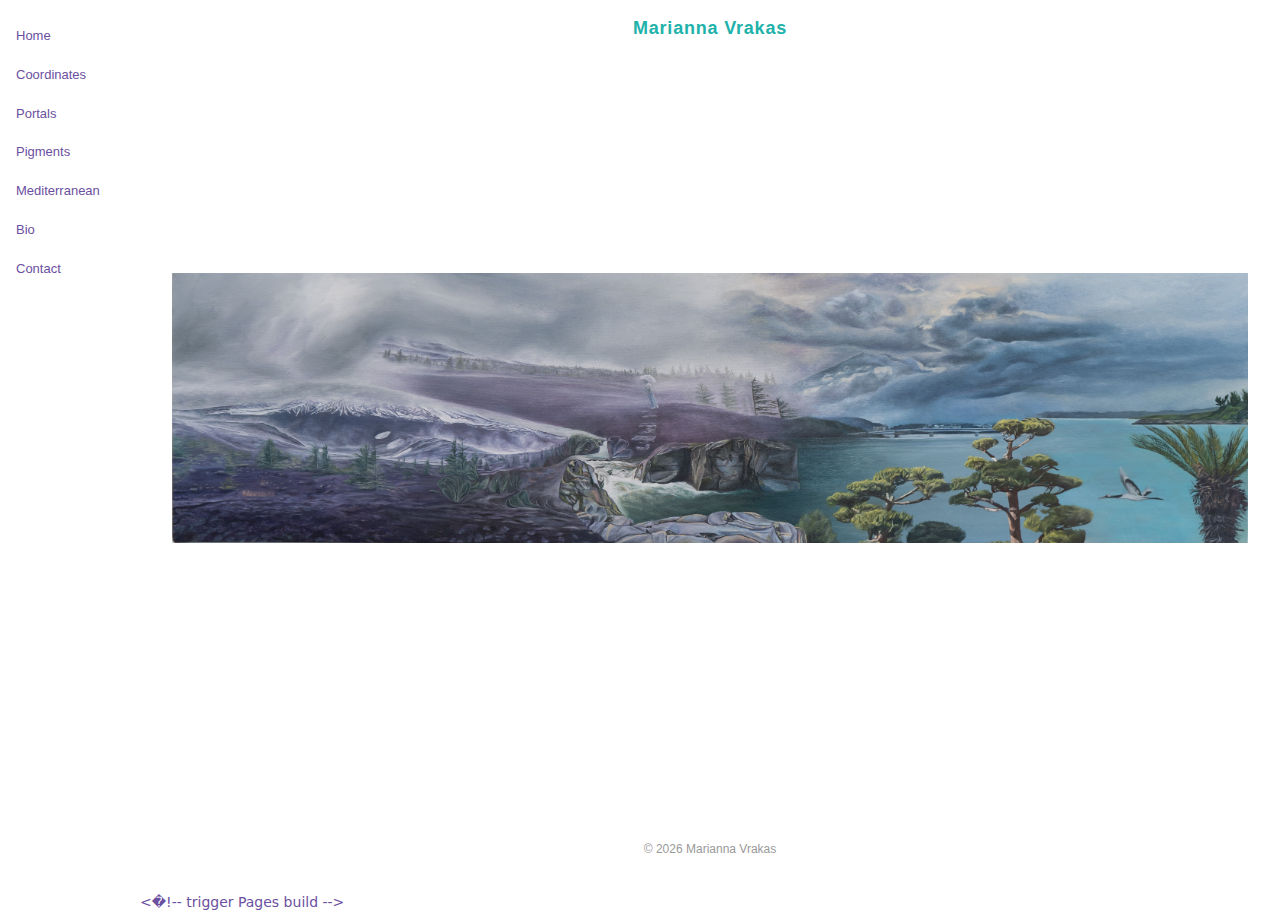
<file: index.html>
<!DOCTYPE html>
<html lang="en">
<head>
    <meta charset="UTF-8">
    <meta name="viewport" content="width=device-width, initial-scale=1.0">
    <title>Marianna Vrakas - Artist</title>
    <link rel="stylesheet" href="styles.css">
</head>
<body>
    <button class="menu-toggle" aria-label="Toggle navigation menu">
        <span></span>
        <span></span>
        <span></span>
    </button>

    <header class="top-title">
        <a href="index.html" class="top-logo">Marianna Vrakas</a>
    </header>

    <nav class="navbar">
        <div class="nav-container">
            <ul class="nav-menu">
                <li><a href="index.html" class="nav-link nav-home">Home</a></li>
                <li><a href="coordinates.html" class="nav-link">Coordinates</a></li>
                <li><a href="portals.html" class="nav-link">Portals</a></li>
                <li><a href="pigments.html" class="nav-link">Pigments</a></li>
                <li><a href="mediterranean.html" class="nav-link">Mediterranean</a></li>
                <li><a href="about.html" class="nav-link">Bio</a></li>
                <li><a href="contact.html" class="nav-link">Contact</a></li>
            </ul>
        </div>
    </nav>

    <main class="homepage">
        <div class="hero-image">
            <img src="images/Ikigai, Marianna Vraka.JPEG" alt="Ikigai">
        </div>
    </main>

    <footer class="footer">
        <p>&copy; 2026 Marianna Vrakas</p>
    </footer>

    <script>
        // Mobile menu toggle
        const menuToggle = document.querySelector('.menu-toggle');
        const navbar = document.querySelector('.navbar');

        menuToggle.addEventListener('click', () => {
            menuToggle.classList.toggle('active');
            navbar.classList.toggle('open');
        });

        // Close menu when clicking a nav link
        document.querySelectorAll('.nav-link').forEach(link => {
            link.addEventListener('click', () => {
                menuToggle.classList.remove('active');
                navbar.classList.remove('open');
            });
        });

        // Close menu when clicking outside
        document.addEventListener('click', (e) => {
            if (!navbar.contains(e.target) && !menuToggle.contains(e.target)) {
                menuToggle.classList.remove('active');
                navbar.classList.remove('open');
            }
        });
    </script>
</body>
</html>
< ! - -   t r i g g e r   P a g e s   b u i l d   - - >  
 
</file>
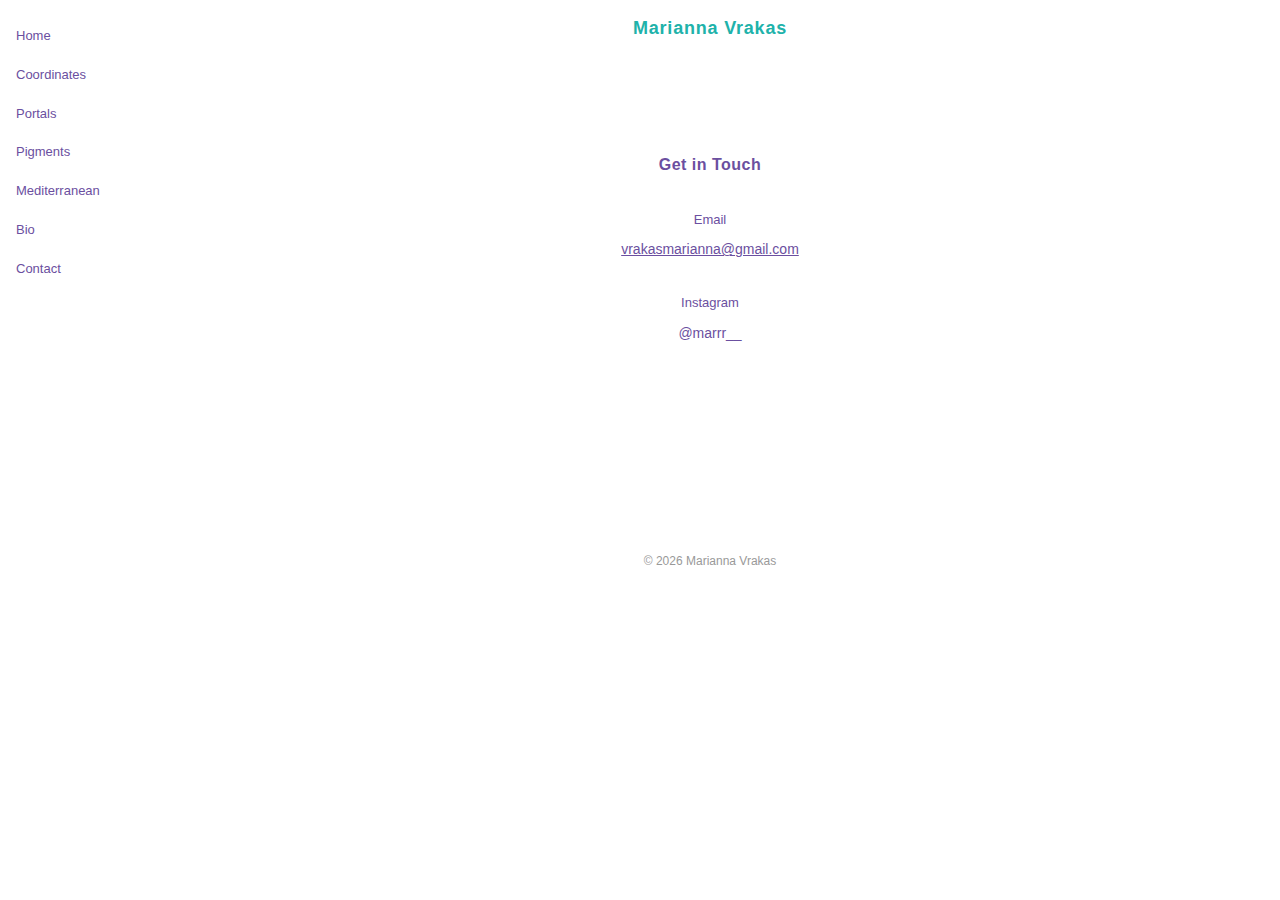
<file: contact.html>
<!DOCTYPE html>
<html lang="en">
<head>
    <meta charset="UTF-8">
    <meta name="viewport" content="width=device-width, initial-scale=1.0">
    <title>Contact - Marianna Vrakas</title>
    <link rel="stylesheet" href="styles.css">
</head>
<body>
    <button class="menu-toggle" aria-label="Toggle navigation menu">
        <span></span>
        <span></span>
        <span></span>
    </button>

    <header class="top-title">
        <a href="index.html" class="top-logo">Marianna Vrakas</a>
    </header>

    <nav class="navbar">
        <div class="nav-container">
            <ul class="nav-menu">
                <li><a href="index.html" class="nav-link nav-home">Home</a></li>
                <li><a href="coordinates.html" class="nav-link">Coordinates</a></li>
                <li><a href="portals.html" class="nav-link">Portals</a></li>
                <li><a href="pigments.html" class="nav-link">Pigments</a></li>
                <li><a href="mediterranean.html" class="nav-link">Mediterranean</a></li>
                <li><a href="about.html" class="nav-link">Bio</a></li>
                <li><a href="contact.html" class="nav-link">Contact</a></li>
            </ul>
        </div>
    </nav>

    <main>
        <div class="contact-container">
            <h1>Get in Touch</h1>
            
            <div class="contact-item">
                <p>Email</p>
                <a href="mailto:vrakasmarianna@gmail.com" class="contact-link email">vrakasmarianna@gmail.com</a>
            </div>

            <div class="contact-item">
                <p>Instagram</p>
                <a href="https://instagram.com/marrr__" class="contact-link" target="_blank">@marrr__</a>
            </div>
        </div>
    </main>

    <footer class="footer">
        <p>&copy; 2026 Marianna Vrakas</p>
    </footer>

    <script>
        // Mobile menu toggle
        const menuToggle = document.querySelector('.menu-toggle');
        const navbar = document.querySelector('.navbar');

        menuToggle.addEventListener('click', () => {
            menuToggle.classList.toggle('active');
            navbar.classList.toggle('open');
        });

        // Close menu when clicking a nav link
        document.querySelectorAll('.nav-link').forEach(link => {
            link.addEventListener('click', () => {
                menuToggle.classList.remove('active');
                navbar.classList.remove('open');
            });
        });

        // Close menu when clicking outside
        document.addEventListener('click', (e) => {
            if (!navbar.contains(e.target) && !menuToggle.contains(e.target)) {
                menuToggle.classList.remove('active');
                navbar.classList.remove('open');
            }
        });
    </script>
</body>
</html>
</file>
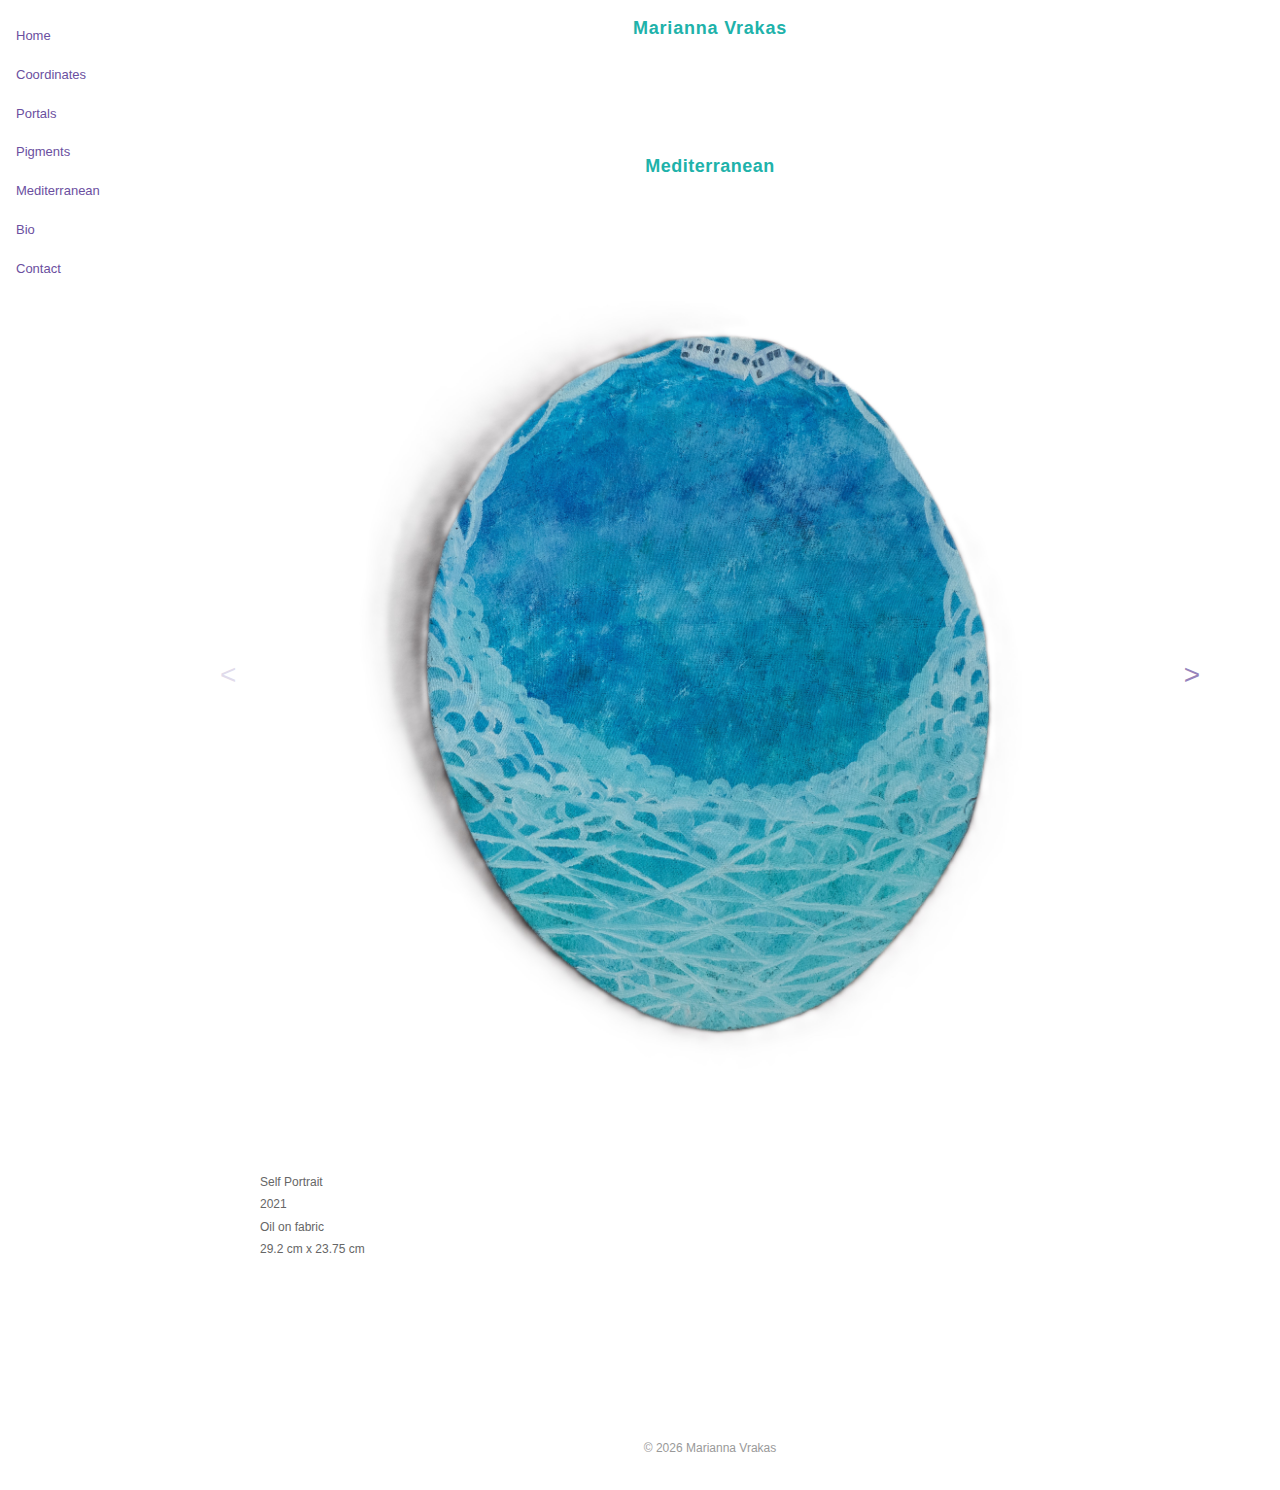
<file: mediterranean.html>
<!DOCTYPE html>
<html lang="en">
<head>
    <meta charset="UTF-8">
    <meta name="viewport" content="width=device-width, initial-scale=1.0">
    <title>Mediterranean - Marianna Vrakas</title>
    <link rel="stylesheet" href="styles.css">
</head>
<body>
    <button class="menu-toggle" aria-label="Toggle navigation menu">
        <span></span>
        <span></span>
        <span></span>
    </button>

    <header class="top-title">
        <a href="index.html" class="top-logo">Marianna Vrakas</a>
    </header>

    <nav class="navbar">
        <div class="nav-container">
            <ul class="nav-menu">
                <li><a href="index.html" class="nav-link nav-home">Home</a></li>
                <li><a href="coordinates.html" class="nav-link">Coordinates</a></li>
                <li><a href="portals.html" class="nav-link">Portals</a></li>
                <li><a href="pigments.html" class="nav-link">Pigments</a></li>
                <li><a href="mediterranean.html" class="nav-link">Mediterranean</a></li>
                <li><a href="about.html" class="nav-link">Bio</a></li>
                <li><a href="contact.html" class="nav-link">Contact</a></li>
            </ul>
        </div>
    </nav>

    <main>
        <div class="gallery-section">
            <h1 class="gallery-title mediterranean-title">Mediterranean</h1>
            
            <div class="gallery-controls">
                <button id="prevBtn" class="gallery-button">&lt;</button>
                <div class="gallery-container">
                    <img id="galleryImage" src="images/self portrait .jpg" alt="Gallery image" class="gallery-image">
                </div>
                <button id="nextBtn" class="gallery-button">&gt;</button>
            </div>

            <div class="gallery-metadata" id="metadata">
                <p class="work-title" id="imageTitle">Self Portrait</p>
                <p class="work-metadata" id="imageYear">Oil on canvas</p>
                <p class="work-metadata" id="imageMedium">2023</p>
                <p class="work-metadata" id="imageDimensions" style="display: none;">Dimensions available upon request</p>
            </div>
        </div>
    </main>

    <footer class="footer">
        <p>&copy; 2026 Marianna Vrakas</p>
    </footer>

    <script>
        // Mobile menu toggle
        const menuToggle = document.querySelector('.menu-toggle');
        const navbar = document.querySelector('.navbar');

        menuToggle.addEventListener('click', () => {
            menuToggle.classList.toggle('active');
            navbar.classList.toggle('open');
        });

        // Close menu when clicking a nav link
        document.querySelectorAll('.nav-link').forEach(link => {
            link.addEventListener('click', () => {
                menuToggle.classList.remove('active');
                navbar.classList.remove('open');
            });
        });

        // Close menu when clicking outside
        document.addEventListener('click', (e) => {
            if (!navbar.contains(e.target) && !menuToggle.contains(e.target)) {
                menuToggle.classList.remove('active');
                navbar.classList.remove('open');
            }
        });
    </script>
    <script src="gallery.js"></script>
    <script>
        document.addEventListener('DOMContentLoaded', () => {
            const images = [
                {
                    src: "images/self portrait .jpg",
                    title: "Self Portrait",
                    medium: "Oil on fabric",
                    year: "2021",
                    dimensions: "29.2 cm x 23.75 cm"
                },
                {
                    src: "images/water figure.jpg",
                    title: "Figure of the Sea",
                    medium: "Oil on canvas",
                    year: "2022",
                    dimensions: "50.8 cm x 40.6 cm"
                }
            ];

            if (typeof Gallery === 'function') {
                new Gallery(images);
            } else {
                console.error('Gallery not defined — check gallery.js path or its contents.');
            }
        });
    </script>
</body>
</html>
</file>
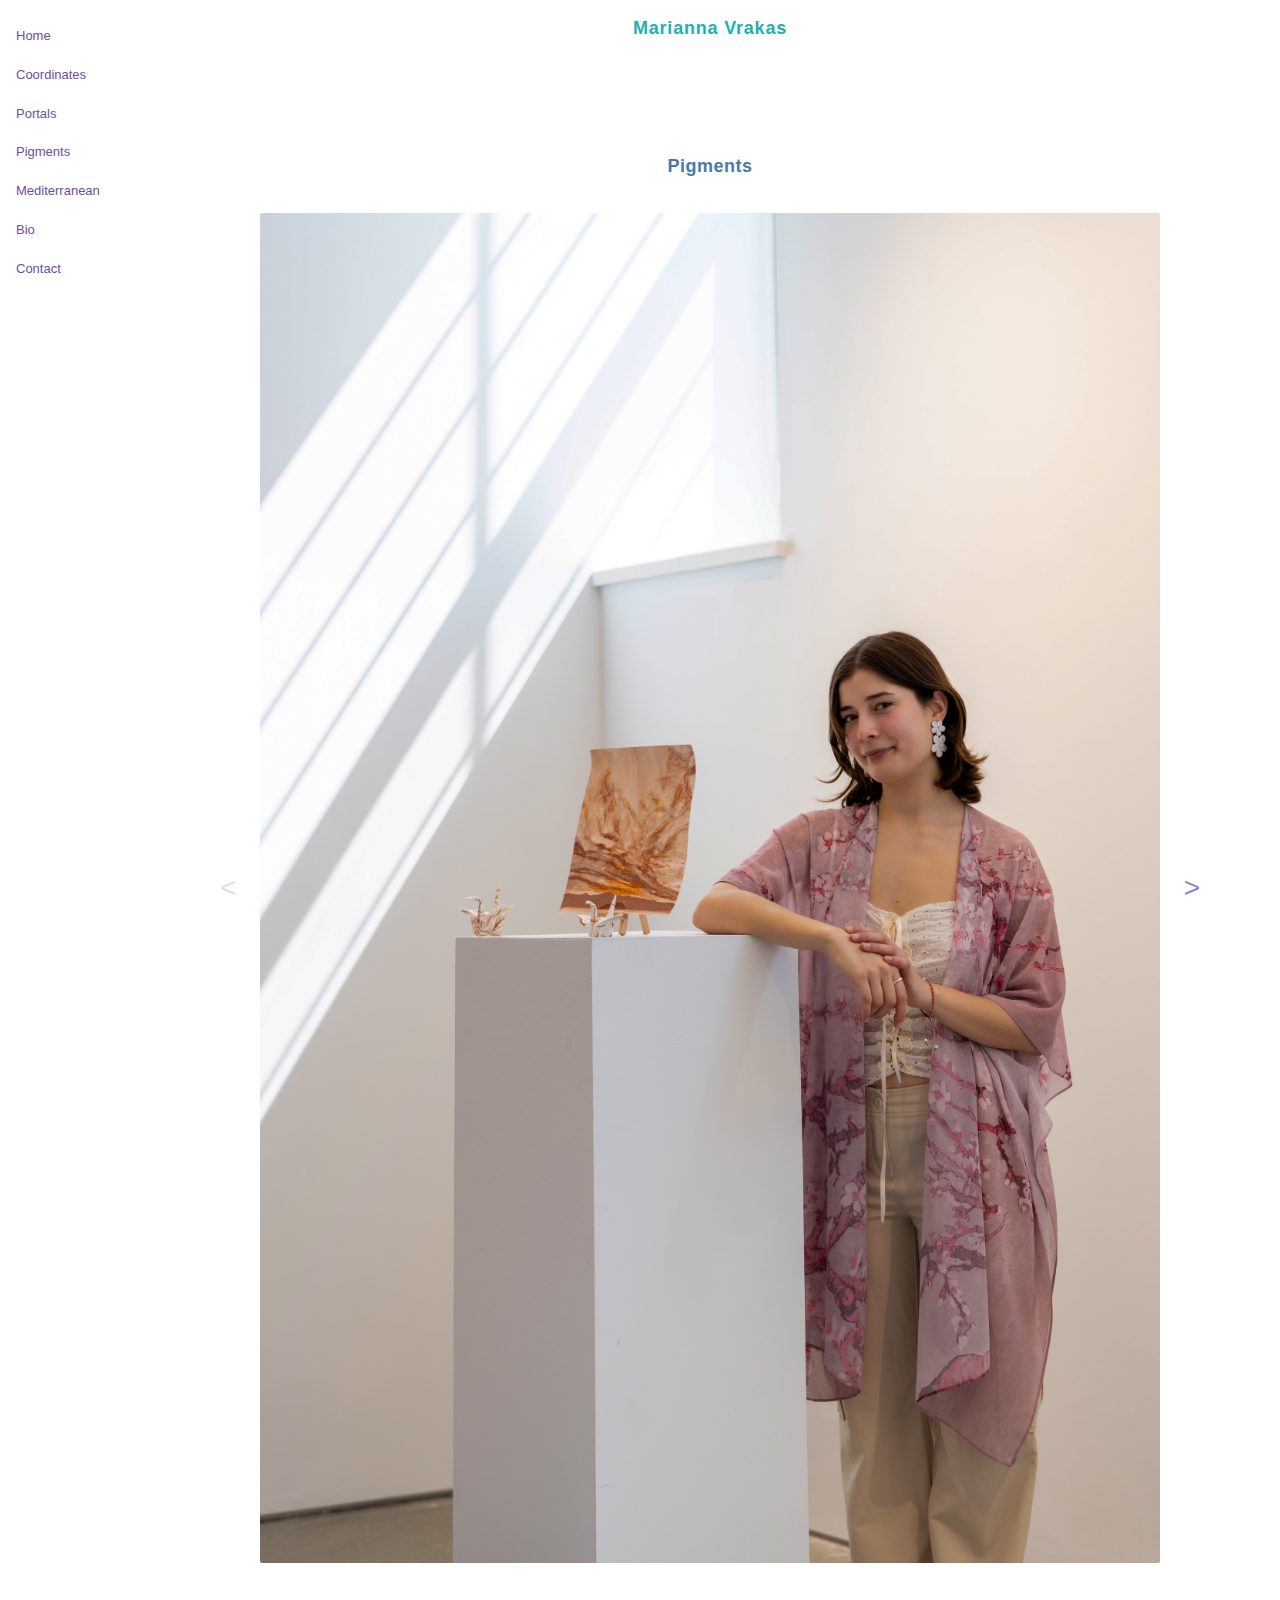
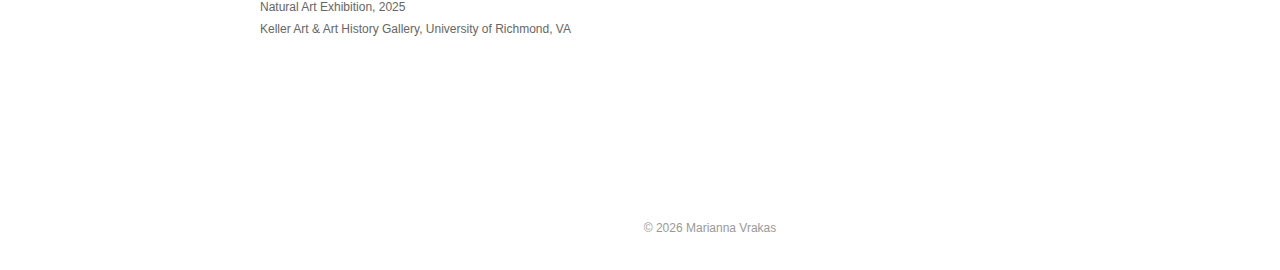
<file: pigments.html>
<!DOCTYPE html>
<html lang="en">
<head>
    <meta charset="UTF-8">
    <meta name="viewport" content="width=device-width, initial-scale=1.0">
    <title>Pigments - Marianna Vrakas</title>
    <link rel="stylesheet" href="styles.css">
</head>
<body>
    <button class="menu-toggle" aria-label="Toggle navigation menu">
        <span></span>
        <span></span>
        <span></span>
    </button>

    <header class="top-title">
        <a href="index.html" class="top-logo">Marianna Vrakas</a>
    </header>

    <nav class="navbar">
        <div class="nav-container">
            <ul class="nav-menu">
                <li><a href="index.html" class="nav-link nav-home">Home</a></li>
                <li><a href="coordinates.html" class="nav-link">Coordinates</a></li>
                <li><a href="portals.html" class="nav-link">Portals</a></li>
                <li><a href="pigments.html" class="nav-link">Pigments</a></li>
                <li><a href="mediterranean.html" class="nav-link">Mediterranean</a></li>
                <li><a href="about.html" class="nav-link">Bio</a></li>
                <li><a href="contact.html" class="nav-link">Contact</a></li>
            </ul>
        </div>
    </nav>

    <main>
        <div class="gallery-section">
            <h1 class="gallery-title pigments-title">Pigments</h1>
            
            <div class="gallery-controls">
                <button id="prevBtn" class="gallery-button">&lt;</button>
                <div class="gallery-container">
                    <img id="galleryImage" src="images/Vraka Marianna A&S Symposium.jpeg" alt="Gallery image" class="gallery-image">
                </div>
                <button id="nextBtn" class="gallery-button">&gt;</button>
            </div>

            <div class="gallery-metadata" id="metadata">
                <p class="work-title" id="imageTitle">Natural Pigments Study</p>
                <p class="work-metadata" id="imageYear">Pigment research documentation</p>
                <p class="work-metadata" id="imageMedium">2023-2024</p>
                <p class="work-metadata" id="imageDimensions" style="display: none;">Part of Arts & Sciences Research Fellowship</p>
            </div>
        </div>
    </main>

    <footer class="footer">
        <p>&copy; 2026 Marianna Vrakas</p>
    </footer>

    <script>
        // Mobile menu toggle
        const menuToggle = document.querySelector('.menu-toggle');
        const navbar = document.querySelector('.navbar');

        menuToggle.addEventListener('click', () => {
            menuToggle.classList.toggle('active');
            navbar.classList.toggle('open');
        });

        // Close menu when clicking a nav link
        document.querySelectorAll('.nav-link').forEach(link => {
            link.addEventListener('click', () => {
                menuToggle.classList.remove('active');
                navbar.classList.remove('open');
            });
        });

        // Close menu when clicking outside
        document.addEventListener('click', (e) => {
            if (!navbar.contains(e.target) && !menuToggle.contains(e.target)) {
                menuToggle.classList.remove('active');
                navbar.classList.remove('open');
            }
        });
    </script>
    <script src="gallery.js"></script>
    <script>
        // Gallery images data
        const images = [
            {
                src: "images/Vraka Marianna A&S Symposium2.jpeg",
                title: "Natural Art Exhibition, 2025",
                medium: "",
                year: "Keller Art & Art History Gallery, University of Richmond, VA",
                dimensions: ""
            },
            {
                src: "images/Vraka Marianna A&S Symposium.jpeg",
                title: "Natural Art Exhibition, 2025",
                medium: "",
                year: "Keller Art & Art History Gallery, University of Richmond, VA",
                dimensions: ""
            },
            {
                src: "images/pigments2.jpg",
                title: "The red beach",
                medium: "Natural pigments on bamboo washi paper",
                year: "2024",
                dimensions: "20.4 cm x 30.8 cm"
            }
        ];

        // Initialize gallery with preloading
        new Gallery(images);
    </script>
</body>
</html>
</file>
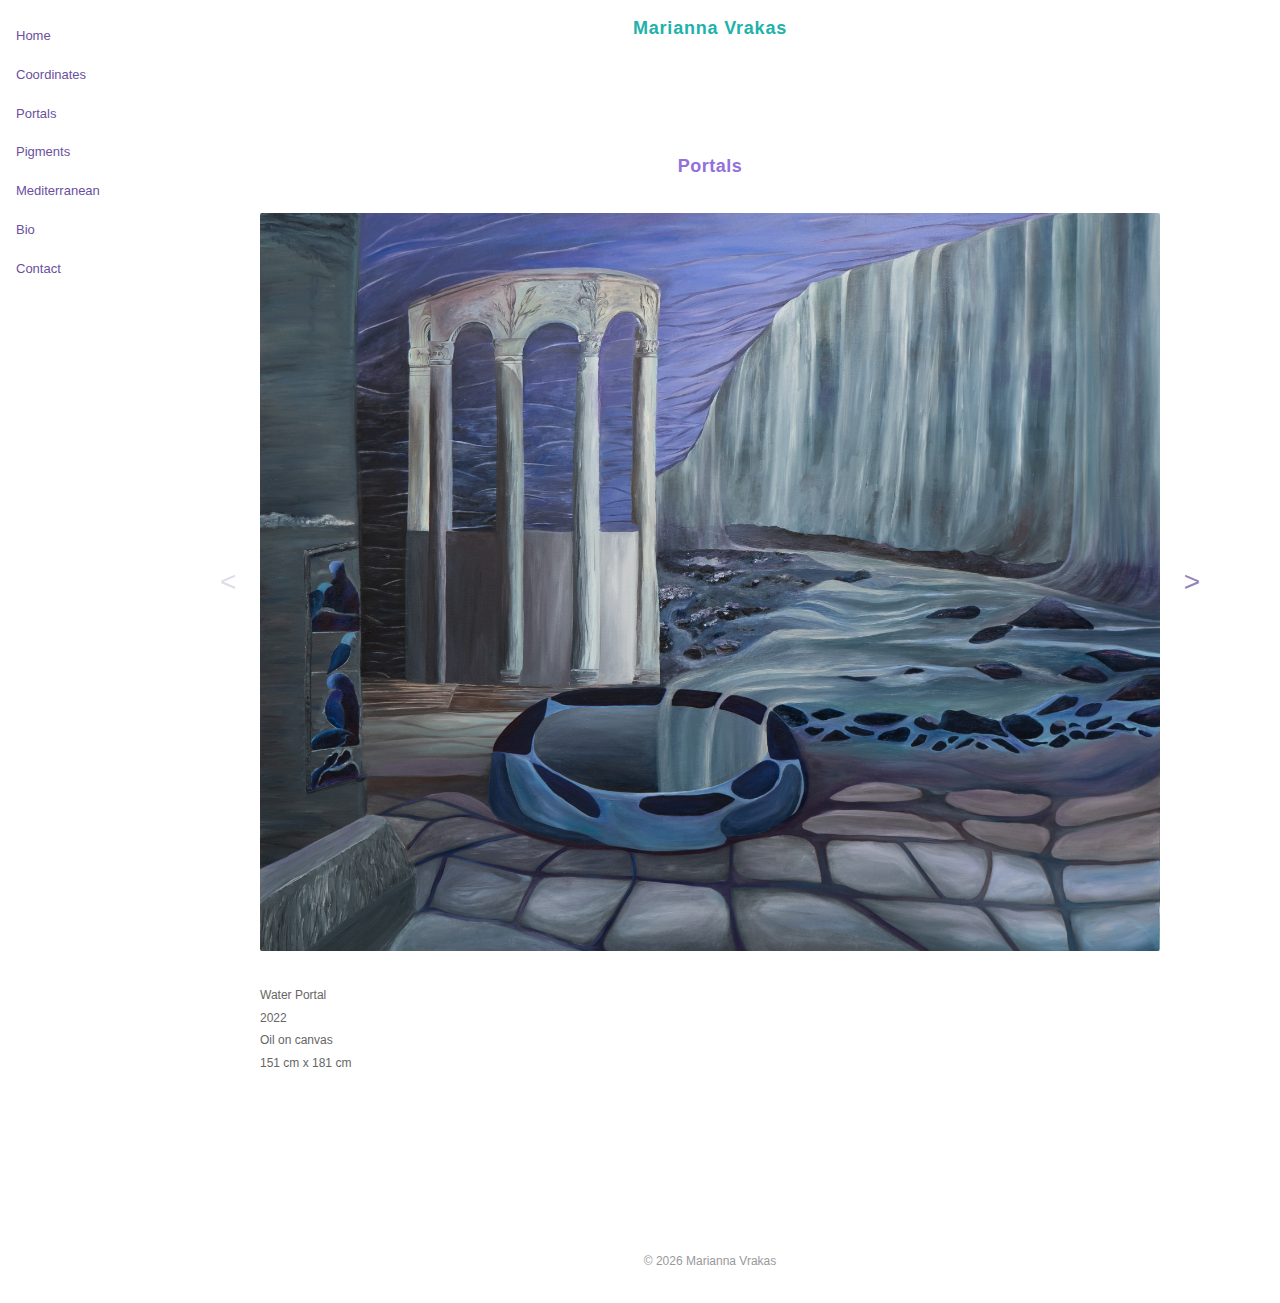
<file: portals.html>
<!DOCTYPE html>
<html lang="en">
<head>
    <meta charset="UTF-8">
    <meta name="viewport" content="width=device-width, initial-scale=1.0">
    <title>Portals - Marianna Vrakas</title>
    <link rel="stylesheet" href="styles.css">
</head>
<body>
    <button class="menu-toggle" aria-label="Toggle navigation menu">
        <span></span>
        <span></span>
        <span></span>
    </button>

    <header class="top-title">
        <a href="index.html" class="top-logo">Marianna Vrakas</a>
    </header>

    <nav class="navbar">
        <div class="nav-container">
            <ul class="nav-menu">
                <li><a href="index.html" class="nav-link nav-home">Home</a></li>
                <li><a href="coordinates.html" class="nav-link">Coordinates</a></li>
                <li><a href="portals.html" class="nav-link">Portals</a></li>
                <li><a href="pigments.html" class="nav-link">Pigments</a></li>
                <li><a href="mediterranean.html" class="nav-link">Mediterranean</a></li>
                <li><a href="about.html" class="nav-link">Bio</a></li>
                <li><a href="contact.html" class="nav-link">Contact</a></li>
            </ul>
        </div>
    </nav>

    <main>
        <div class="gallery-section">
            <h1 class="gallery-title portals-title">Portals</h1>
            
            <div class="gallery-controls">
                <button id="prevBtn" class="gallery-button">&lt;</button>
                <div class="gallery-container">
                    <img id="galleryImage" src="images/water portal .jpg" alt="Gallery image" class="gallery-image">
                </div>
                <button id="nextBtn" class="gallery-button">&gt;</button>
            </div>

            <div class="gallery-metadata" id="metadata">
                <p class="work-title" id="imageTitle">Water Portal</p>
                <p class="work-metadata" id="imageYear">Oil on canvas</p>
                <p class="work-metadata" id="imageMedium">2022</p>
                <p class="work-metadata" id="imageDimensions" style="display: none;">Dimensions available upon request</p>
            </div>
        </div>
    </main>

    <footer class="footer">
        <p>&copy; 2026 Marianna Vrakas</p>
    </footer>

    <script>
        // Mobile menu toggle
        const menuToggle = document.querySelector('.menu-toggle');
        const navbar = document.querySelector('.navbar');

        menuToggle.addEventListener('click', () => {
            menuToggle.classList.toggle('active');
            navbar.classList.toggle('open');
        });

        // Close menu when clicking a nav link
        document.querySelectorAll('.nav-link').forEach(link => {
            link.addEventListener('click', () => {
                menuToggle.classList.remove('active');
                navbar.classList.remove('open');
            });
        });

        // Close menu when clicking outside
        document.addEventListener('click', (e) => {
            if (!navbar.contains(e.target) && !menuToggle.contains(e.target)) {
                menuToggle.classList.remove('active');
                navbar.classList.remove('open');
            }
        });
    </script>
    <script src="gallery.js"></script>
    <script>
        // Gallery images data
        const images = [
            {
                src: "images/water portal .jpg",
                title: "Water Portal",
                medium: "Oil on canvas",
                year: "2022",
                dimensions: "151 cm x 181 cm"
            },
            {
                src: "images/confluence.jpg",
                title: "Confluence",
                medium: "Oil on canvas",
                year: "2022",
                dimensions: "61 cm x 76.2 cm"
            },
            {
                src: "images/travelling perspectives.jpg",
                title: "Travelling Perspectives",
                medium: "Oil on canvas",
                year: "2022",
                dimensions: "76.5 cm x 182 cm<br><br>traveling perspectives--<br>same space, conversation starting<br>movement and motion, motion and sound<br>rhythm that dances dependent on both.<br>You can sit and draw a cloud, but the land will change<br>each perspective is shielded to its own space.<br><br>verbal communication is ambiguous,<br>and the silence is transient.<br>As the rapid disappearance occurs,<br>a new window is unlatched.<br>The window of an established perspective<br>whose presence is ever-present<br><br>touch, smell, noise, and taste<br>it's essential to look at all<br>especially, the sight that prevails."
            }
        ];

        // Initialize gallery with preloading
        new Gallery(images);
    </script>
</body>
</html>
</file>
<file: styles.css>
/* Reset and base styles */
* {
    margin: 0;
    padding: 0;
    box-sizing: border-box;
    font-family: 'Josefin Sans', sans-serif;
}

html {
    scroll-behavior: smooth;
}

body {
    font-family: 'Josefin Sans', system-ui, -apple-system, 'Segoe UI', Roboto, Arial, sans-serif;
    background-color: #ffffff;
    color: #6b4fa0;
    font-size: 14px;
    line-height: 1.6;
}

/* Navigation */
.navbar {
    position: fixed;
    left: 0;
    top: 0;
    width: 140px;
    height: 100vh;
    background-color: #ffffff;
    border-right: none;
    z-index: 100;
    padding: 1.5rem 1rem;
    display: flex;
    flex-direction: column;
    align-items: flex-start;
}

.nav-container {
    width: 100%;
    display: flex;
    flex-direction: column;
    align-items: flex-start;
    gap: 1.5rem;
}

.nav-logo {
    font-size: 18px;
    font-weight: 600;
    text-decoration: none;
    color: #20b2aa;
    letter-spacing: 0.8px;
    text-align: left;
    padding: 0;
    white-space: nowrap;
}

.nav-menu {
    list-style: none;
    display: flex;
    flex-direction: column;
    gap: 1rem;
    width: 100%;
    align-items: flex-start;
}

.nav-link {
    text-decoration: none;
    color: #6b4fa0;
    font-size: 13px;
    font-weight: 400;
    transition: opacity 0.3s ease;
}

.nav-link:hover {
    opacity: 0.6;
}

/* Mobile menu toggle */
.menu-toggle {
    display: none;
    position: fixed;
    top: 1rem;
    left: 1rem;
    z-index: 200;
    background: #ffffff;
    border: none;
    padding: 0.5rem;
    cursor: pointer;
    flex-direction: column;
    gap: 5px;
}

.menu-toggle span {
    display: block;
    width: 24px;
    height: 2px;
    background-color: #6b4fa0;
    transition: transform 0.3s ease, opacity 0.3s ease;
}

.menu-toggle.active span:nth-child(1) {
    transform: rotate(45deg) translate(5px, 5px);
}

.menu-toggle.active span:nth-child(2) {
    opacity: 0;
}

.menu-toggle.active span:nth-child(3) {
    transform: rotate(-45deg) translate(5px, -5px);
}

/* Main content */
body {
    margin-left: 140px;
}

/* Main content */
/* Fixed site title shown at top of each page */
.top-title {
    position: fixed;
    top: 0;
    left: 140px;
    right: 0;
    height: 56px;
    display: flex;
    align-items: center;
    justify-content: center;
    z-index: 200;
    background-color: #ffffff;
}

.top-title .top-logo {
    font-size: 18px;
    font-weight: 600;
    color: #20b2aa;
    letter-spacing: 0.8px;
    text-decoration: none;
}

main {
    max-width: 1200px;
    margin: 0 auto;
    padding: calc(3rem + 56px) 2rem 3rem;
}

/* Homepage */
.homepage {
    display: flex;
    flex-direction: column;
    align-items: center;
    justify-content: center;
    min-height: calc(100vh - 140px);
    gap: 0;
}

.hero-image {
    width: 100%;
    max-width: 1100px;
}

.hero-image img {
    width: 100%;
    height: auto;
    display: block;
}

.hero-details {
    display: none;
}

/* Works page */
.works-container {
    display: none;
}

/* Gallery Section */
.gallery-section {
    max-width: 1100px;
    margin: 0 auto;
    padding: 3rem 2rem;
    display: flex;
    flex-direction: column;
    min-height: calc(100vh - 140px);
    justify-content: center;
}

.gallery-title {
    font-size: 18px;
    font-weight: 600;
    margin-bottom: 2rem;
    color: #6b4fa0;
    letter-spacing: 0.5px;
    text-align: center;
}

/* Page-specific title colors */
.gallery-title.coordinates-title {
    color: #dbca67;
}

.gallery-title.portals-title {
    color: #9370DB;
}

.gallery-title.pigments-title {
    color: #4a7aaa;
}

.gallery-title.mediterranean-title {
    color: #20B2AA;
}

.gallery-container {
    position: relative;
    width: 100%;
    max-width: 100%;
    margin: 0 auto;
    display: flex;
    justify-content: center;
    align-items: center;
    gap: 1.5rem;
}

.gallery-image {
    width: 100%;
    max-width: 900px;
    height: auto;
    display: block;
    border-radius: 2px;
    flex: 1;
    transition: opacity 0.2s ease-out;
}

.gallery-image.loading {
    opacity: 0.5;
}

.gallery-controls {
    display: flex;
    justify-content: space-between;
    align-items: center;
    position: static;
    top: auto;
    left: auto;
    right: auto;
    transform: none;
    padding: 0;
    width: auto;
    flex-shrink: 0;
}

.gallery-button {
    background: none;
    border: none;
    color: #6b4fa0;
    font-size: 28px;
    cursor: pointer;
    transition: opacity 0.3s ease;
    padding: 1rem;
    pointer-events: all;
    opacity: 0.7;
}

.gallery-button:hover:not(:disabled) {
    opacity: 1;
}

.gallery-button:disabled {
    opacity: 0.2;
    cursor: not-allowed;
}

.gallery-counter {
    font-size: 13px;
    color: #6b4fa0;
    text-align: center;
    min-width: 80px;
    display: none;
}

.gallery-metadata {
    text-align: left;
    margin-top: 2rem;
    width: 100%;
    max-width: 900px;
    margin-left: auto;
    margin-right: auto;
}

.gallery-metadata p {
    font-size: 12px;
    color: #666;
    margin: 0.2rem 0;
}

/* About page */
.about-container {
    max-width: 800px;
    margin: 0 auto;
    padding: 3rem 2rem;
}

.about-header {
    display: flex;
    gap: 3rem;
    margin-bottom: 3rem;
    align-items: flex-start;
}

.headshot {
    flex-shrink: 0;
    width: 200px;
}

.headshot img {
    width: 100%;
    height: auto;
    display: block;
}

.about-bio {
    flex: 1;
}

.about-bio h2 {
    font-size: 18px;
    font-weight: 600;
    margin-bottom: 1.5rem;
    letter-spacing: 0.5px;
}

/* CV Section */
.cv-section {
    display: none;
}

.about-bio p {
    font-size: 13px;
    line-height: 1.8;
    margin-bottom: 1.5rem;
    color: #333;
    text-align: justify;
}

.cv-note {
    font-size: 13px;
    font-style: italic;
    color: #666;
    margin-top: 1.5rem;
}

.cv-link {
    display: inline-block;
    font-size: 13px;
    color: #6b4fa0;
    text-decoration: underline;
    margin-top: 1rem;
    transition: opacity 0.3s ease;
}

.cv-link:hover {
    opacity: 0.6;
}

/* Contact page */
.contact-container {
    max-width: 600px;
    margin: 0 auto;
    padding: 3rem 2rem;
    text-align: center;
}

.contact-container h1 {
    font-size: 16px;
    font-weight: 600;
    margin-bottom: 2rem;
    letter-spacing: 0.5px;
}

.contact-item {
    margin-bottom: 2rem;
}

.contact-item p {
    font-size: 13px;
    margin-bottom: 0.5rem;
}

.contact-link {
    font-size: 14px;
    color: #6b4fa0;
    text-decoration: none;
    transition: opacity 0.3s ease;
}

.contact-link:hover {
    opacity: 0.6;
}

.contact-link.email {
    text-decoration: underline;
}

/* Footer */
.footer {
    text-align: center;
    padding: 2rem;
    border-top: none;
    font-size: 12px;
    color: #999;
    margin-top: 3rem;
}

/* Responsive design */
@media (max-width: 768px) {
    .menu-toggle {
        display: flex;
    }

    .navbar {
        position: fixed;
        left: -200px;
        top: 0;
        width: 180px;
        transition: left 0.3s ease;
        box-shadow: none;
    }

    .navbar.open {
        left: 0;
        box-shadow: 2px 0 10px rgba(0, 0, 0, 0.1);
    }

    body {
        margin-left: 0;
    }

    .nav-container {
        padding-top: 3rem;
    }

    .nav-menu {
        gap: 0.8rem;
    }

    .about-header {
        flex-direction: column;
        gap: 1.5rem;
        align-items: center;
    }

    .headshot {
        width: 180px;
    }

    .about-bio {
        text-align: center;
    }

    .about-bio p {
        text-align: left;
    }

    .about-bio h2 {
        text-align: center;
    }

    .cv-note {
        text-align: center;
    }

    .works-container {
        grid-template-columns: 1fr;
        gap: 2rem;
    }

    main {
        padding: 2rem 1rem;
    }

    .gallery-section {
        padding: 2rem 1rem;
    }

    .gallery-container {
        flex-direction: column;
        gap: 1rem;
    }

    .gallery-controls {
        order: 2;
        width: 100%;
        justify-content: center;
        gap: 2rem;
    }

    .gallery-image {
        order: 1;
    }

    .gallery-metadata {
        order: 3;
        text-align: center;
    }
}

@media (max-width: 480px) {
    .navbar {
        width: 160px;
        left: -160px;
    }

    .navbar.open {
        left: 0;
    }

    .nav-logo {
        font-size: 14px;
    }

    .nav-link {
        font-size: 12px;
    }

    .nav-menu {
        gap: 0.8rem;
    }

    body {
        font-size: 13px;
        margin-left: 0;
    }

    .work-title {
        font-size: 13px;
    }

    .about-container, .contact-container {
        padding: 1.5rem 1rem;
    }

    .about-header {
        gap: 1rem;
    }

    .headshot {
        width: 150px;
    }

    .about-bio p {
        font-size: 13px;
        line-height: 1.7;
    }

    .gallery-title {
        font-size: 16px;
    }

    .gallery-button {
        font-size: 24px;
        padding: 0.5rem;
    }

    .hero-image {
        max-width: 100%;
    }

    .homepage {
        min-height: calc(100vh - 100px);
        padding: 1rem;
    }
}

/* Ensure the fixed top title displays well on small and medium screens */
@media (max-width: 768px) {
    .top-title {
        left: 0;
        right: 0;
        height: 56px;
        justify-content: center;
    }

    .navbar {
        top: 56px;
        height: calc(100vh - 56px);
    }

    .menu-toggle {
        z-index: 260;
    }
}
</file>
